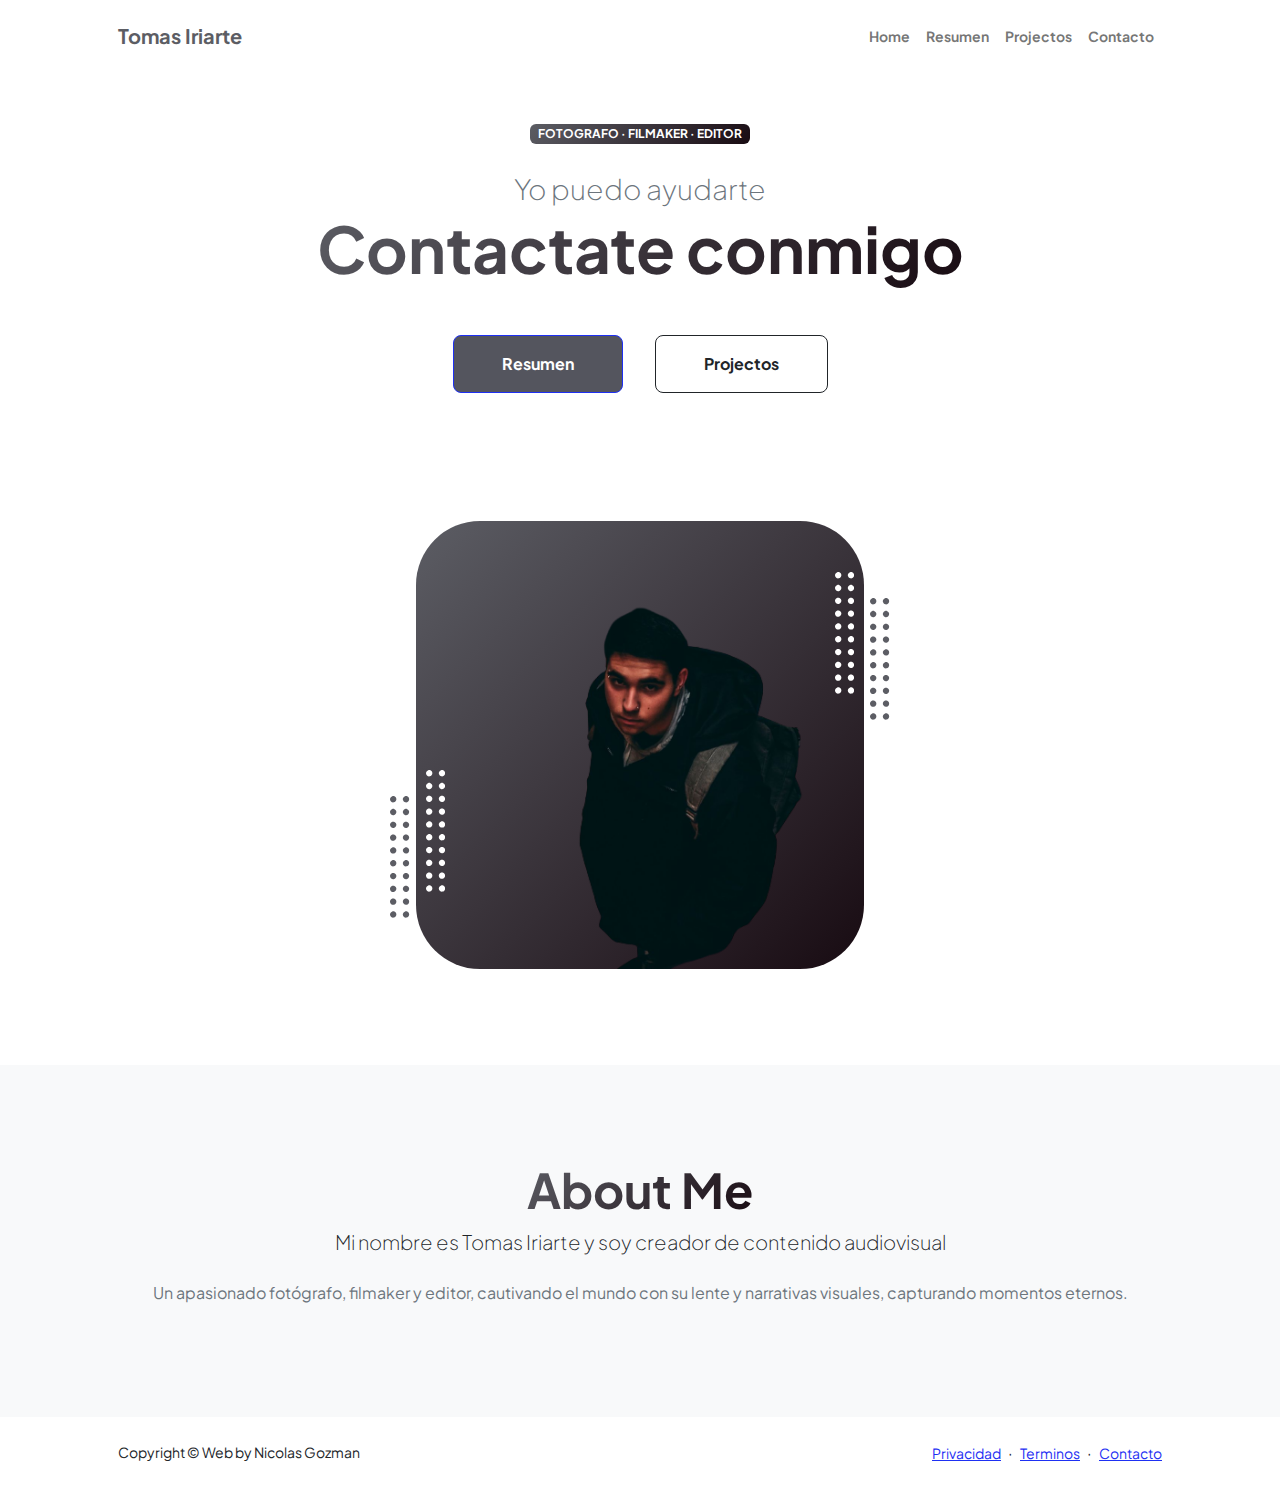
<file: startbootstrap-personal-gh-pages/index.html>
<!DOCTYPE html>
<html lang="en">
    <head>
        <meta charset="utf-8" />
        <meta name="viewport" content="width=device-width, initial-scale=1, shrink-to-fit=no" />
        <meta name="description" content="" />
        <meta name="author" content="" />
        <title>Web Personal / Iriarte</title>
        <!-- Favicon-->
        <link rel="icon" type="image/x-icon" href="assets/favicon.ico" />
        <!-- Custom Google font-->
        <link rel="preconnect" href="https://fonts.googleapis.com" />
        <link rel="preconnect" href="https://fonts.gstatic.com" crossorigin />
        <link href="https://fonts.googleapis.com/css2?family=Plus+Jakarta+Sans:wght@100;200;300;400;500;600;700;800;900&amp;display=swap" rel="stylesheet" />
        <!-- Bootstrap icons-->
        <link href="https://cdn.jsdelivr.net/npm/bootstrap-icons@1.8.1/font/bootstrap-icons.css" rel="stylesheet" />
        <!-- Core theme CSS (includes Bootstrap)-->
        <link href="css/styles.css" rel="stylesheet" />
    </head>
    <body class="d-flex flex-column h-100">
        <main class="flex-shrink-0">
            <!-- Navigation-->
            <nav class="navbar navbar-expand-lg navbar-light bg-white py-3">
                <div class="container px-5">
                    <a class="navbar-brand" href="index.html"><span class="fw-bolder text-primary">Tomas Iriarte</span></a>
                    <button class="navbar-toggler" type="button" data-bs-toggle="collapse" data-bs-target="#navbarSupportedContent" aria-controls="navbarSupportedContent" aria-expanded="false" aria-label="Toggle navigation"><span class="navbar-toggler-icon"></span></button>
                    <div class="collapse navbar-collapse" id="navbarSupportedContent">
                        <ul class="navbar-nav ms-auto mb-2 mb-lg-0 small fw-bolder">
                            <li class="nav-item"><a class="nav-link" href="index.html">Home</a></li>
                            <li class="nav-item"><a class="nav-link" href="resume.html">Resumen</a></li>
                            <li class="nav-item"><a class="nav-link" href="projects.html">Projectos</a></li>
                            <li class="nav-item"><a class="nav-link" href="contact.html">Contacto</a></li>
                        </ul>
                    </div>
                </div>
            </nav>
            <!-- Header-->
            <header class="py-5">
                <div class="container px-5 pb-5">
                    <div class="row gx-5 align-items-center">
                        <div class="col-xxl-5">
                            <!-- Header text content-->
                            <div class="text-center text-xxl-start">
                                <div class="badge bg-gradient-primary-to-secondary text-white mb-4"><div class="text-uppercase">Fotografo &middot; Filmaker &middot; Editor</div></div>
                                <div class="fs-3 fw-light text-muted">Yo puedo ayudarte</div>
                                <h1 class="display-3 fw-bolder mb-5"><span class="text-gradient d-inline">Contactate conmigo</span></h1>
                                <div class="d-grid gap-3 d-sm-flex justify-content-sm-center justify-content-xxl-start mb-3">
                                    <a class="btn btn-primary btn-lg px-5 py-3 me-sm-3 fs-6 fw-bolder" href="resume.html">Resumen</a>
                                    <a class="btn btn-outline-dark btn-lg px-5 py-3 fs-6 fw-bolder" href="projects.html">Projectos</a>
                                </div>
                            </div>
                        </div>
                        <div class="col-xxl-7">
                            <!-- Header profile picture-->
                            <div class="d-flex justify-content-center mt-5 mt-xxl-0">
                                <div class="profile bg-gradient-primary-to-secondary">
                                    <!-- TIP: For best results, use a photo with a transparent background like the demo example below-->
                                    <!-- Watch a tutorial on how to do this on YouTube (link)-->
                                    <img class="profile-img" src="assets/profile.png" alt="..." />
                                    <div class="dots-1">
                                        <!-- SVG Dots-->
                                        <svg version="1.1" xmlns="http://www.w3.org/2000/svg" xmlns:xlink="http://www.w3.org/1999/xlink" x="0px" y="0px" viewBox="0 0 191.6 1215.4" style="enable-background: new 0 0 191.6 1215.4" xml:space="preserve">
                                            <g transform="translate(0.000000,1280.000000) scale(0.100000,-0.100000)">
                                                <path d="M227.7,12788.6c-105-35-200-141-222-248c-43-206,163-412,369-369c155,32,275,190,260,339c-11,105-90,213-190,262        C383.7,12801.6,289.7,12808.6,227.7,12788.6z"></path>
                                                <path d="M1507.7,12788.6c-151-50-253-216-222-362c25-119,136-230,254-255c194-41,395,142,375,339c-11,105-90,213-190,262        C1663.7,12801.6,1569.7,12808.6,1507.7,12788.6z"></path>
                                                <path d="M227.7,11508.6c-105-35-200-141-222-248c-43-206,163-412,369-369c155,32,275,190,260,339c-11,105-90,213-190,262        C383.7,11521.6,289.7,11528.6,227.7,11508.6z"></path>
                                                <path d="M1507.7,11508.6c-151-50-253-216-222-362c25-119,136-230,254-255c194-41,395,142,375,339c-11,105-90,213-190,262        C1663.7,11521.6,1569.7,11528.6,1507.7,11508.6z"></path>
                                                <path d="M227.7,10228.6c-105-35-200-141-222-248c-43-206,163-412,369-369c155,32,275,190,260,339c-11,105-90,213-190,262        C383.7,10241.6,289.7,10248.6,227.7,10228.6z"></path>
                                                <path d="M1507.7,10228.6c-105-35-200-141-222-248c-43-206,163-412,369-369c155,32,275,190,260,339c-11,105-90,213-190,262        C1663.7,10241.6,1569.7,10248.6,1507.7,10228.6z"></path>
                                                <path d="M227.7,8948.6c-105-35-200-141-222-248c-43-206,163-412,369-369c155,32,275,190,260,339c-11,105-90,213-190,262        C383.7,8961.6,289.7,8968.6,227.7,8948.6z"></path>
                                                <path d="M1507.7,8948.6c-105-35-200-141-222-248c-43-206,163-412,369-369c155,32,275,190,260,339c-11,105-90,213-190,262        C1663.7,8961.6,1569.7,8968.6,1507.7,8948.6z"></path>
                                                <path d="M227.7,7668.6c-105-35-200-141-222-248c-43-206,163-412,369-369c155,32,275,190,260,339c-11,105-90,213-190,262        C383.7,7681.6,289.7,7688.6,227.7,7668.6z"></path>
                                                <path d="M1507.7,7668.6c-105-35-200-141-222-248c-43-206,163-412,369-369c155,32,275,190,260,339c-11,105-90,213-190,262        C1663.7,7681.6,1569.7,7688.6,1507.7,7668.6z"></path>
                                                <path d="M227.7,6388.6c-105-35-200-141-222-248c-43-206,163-412,369-369c155,32,275,190,260,339c-11,105-90,213-190,262        C383.7,6401.6,289.7,6408.6,227.7,6388.6z"></path>
                                                <path d="M1507.7,6388.6c-105-35-200-141-222-248c-43-206,163-412,369-369c155,32,275,190,260,339c-11,105-90,213-190,262        C1663.7,6401.6,1569.7,6408.6,1507.7,6388.6z"></path>
                                                <path d="M227.7,5108.6c-105-35-200-141-222-248c-43-206,163-412,369-369c155,32,275,190,260,339c-11,105-90,213-190,262        C383.7,5121.6,289.7,5128.6,227.7,5108.6z"></path>
                                                <path d="M1507.7,5108.6c-105-35-200-141-222-248c-43-206,163-412,369-369c155,32,275,190,260,339c-11,105-90,213-190,262        C1663.7,5121.6,1569.7,5128.6,1507.7,5108.6z"></path>
                                                <path d="M227.7,3828.6c-105-35-200-141-222-248c-43-206,163-412,369-369c155,32,275,190,260,339c-11,105-90,213-190,262        C383.7,3841.6,289.7,3848.6,227.7,3828.6z"></path>
                                                <path d="M1507.7,3828.6c-105-35-200-141-222-248c-43-206,163-412,369-369c155,32,275,190,260,339c-11,105-90,213-190,262        C1663.7,3841.6,1569.7,3848.6,1507.7,3828.6z"></path>
                                                <path d="M227.7,2548.6c-105-35-200-141-222-248c-43-206,163-412,369-369c155,32,275,190,260,339c-11,105-90,213-190,262        C383.7,2561.6,289.7,2568.6,227.7,2548.6z"></path>
                                                <path d="M1507.7,2548.6c-105-35-200-141-222-248c-43-206,163-412,369-369c155,32,275,190,260,339c-11,105-90,213-190,262        C1663.7,2561.6,1569.7,2568.6,1507.7,2548.6z"></path>
                                                <path d="M227.7,1268.6c-105-35-200-141-222-248c-43-206,163-412,369-369c155,32,275,190,260,339c-11,105-90,213-190,262        C383.7,1281.6,289.7,1288.6,227.7,1268.6z"></path>
                                                <path d="M1507.7,1268.6c-105-35-200-141-222-248c-43-206,163-412,369-369c155,32,275,190,260,339c-11,105-90,213-190,262        C1663.7,1281.6,1569.7,1288.6,1507.7,1268.6z"></path>
                                            </g>
                                        </svg>
                                        <!-- END of SVG dots-->
                                    </div>
                                    <div class="dots-2">
                                        <!-- SVG Dots-->
                                        <svg version="1.1" xmlns="http://www.w3.org/2000/svg" xmlns:xlink="http://www.w3.org/1999/xlink" x="0px" y="0px" viewBox="0 0 191.6 1215.4" style="enable-background: new 0 0 191.6 1215.4" xml:space="preserve">
                                            <g transform="translate(0.000000,1280.000000) scale(0.100000,-0.100000)">
                                                <path d="M227.7,12788.6c-105-35-200-141-222-248c-43-206,163-412,369-369c155,32,275,190,260,339c-11,105-90,213-190,262        C383.7,12801.6,289.7,12808.6,227.7,12788.6z"></path>
                                                <path d="M1507.7,12788.6c-151-50-253-216-222-362c25-119,136-230,254-255c194-41,395,142,375,339c-11,105-90,213-190,262        C1663.7,12801.6,1569.7,12808.6,1507.7,12788.6z"></path>
                                                <path d="M227.7,11508.6c-105-35-200-141-222-248c-43-206,163-412,369-369c155,32,275,190,260,339c-11,105-90,213-190,262        C383.7,11521.6,289.7,11528.6,227.7,11508.6z"></path>
                                                <path d="M1507.7,11508.6c-151-50-253-216-222-362c25-119,136-230,254-255c194-41,395,142,375,339c-11,105-90,213-190,262        C1663.7,11521.6,1569.7,11528.6,1507.7,11508.6z"></path>
                                                <path d="M227.7,10228.6c-105-35-200-141-222-248c-43-206,163-412,369-369c155,32,275,190,260,339c-11,105-90,213-190,262        C383.7,10241.6,289.7,10248.6,227.7,10228.6z"></path>
                                                <path d="M1507.7,10228.6c-105-35-200-141-222-248c-43-206,163-412,369-369c155,32,275,190,260,339c-11,105-90,213-190,262        C1663.7,10241.6,1569.7,10248.6,1507.7,10228.6z"></path>
                                                <path d="M227.7,8948.6c-105-35-200-141-222-248c-43-206,163-412,369-369c155,32,275,190,260,339c-11,105-90,213-190,262        C383.7,8961.6,289.7,8968.6,227.7,8948.6z"></path>
                                                <path d="M1507.7,8948.6c-105-35-200-141-222-248c-43-206,163-412,369-369c155,32,275,190,260,339c-11,105-90,213-190,262        C1663.7,8961.6,1569.7,8968.6,1507.7,8948.6z"></path>
                                                <path d="M227.7,7668.6c-105-35-200-141-222-248c-43-206,163-412,369-369c155,32,275,190,260,339c-11,105-90,213-190,262        C383.7,7681.6,289.7,7688.6,227.7,7668.6z"></path>
                                                <path d="M1507.7,7668.6c-105-35-200-141-222-248c-43-206,163-412,369-369c155,32,275,190,260,339c-11,105-90,213-190,262        C1663.7,7681.6,1569.7,7688.6,1507.7,7668.6z"></path>
                                                <path d="M227.7,6388.6c-105-35-200-141-222-248c-43-206,163-412,369-369c155,32,275,190,260,339c-11,105-90,213-190,262        C383.7,6401.6,289.7,6408.6,227.7,6388.6z"></path>
                                                <path d="M1507.7,6388.6c-105-35-200-141-222-248c-43-206,163-412,369-369c155,32,275,190,260,339c-11,105-90,213-190,262        C1663.7,6401.6,1569.7,6408.6,1507.7,6388.6z"></path>
                                                <path d="M227.7,5108.6c-105-35-200-141-222-248c-43-206,163-412,369-369c155,32,275,190,260,339c-11,105-90,213-190,262        C383.7,5121.6,289.7,5128.6,227.7,5108.6z"></path>
                                                <path d="M1507.7,5108.6c-105-35-200-141-222-248c-43-206,163-412,369-369c155,32,275,190,260,339c-11,105-90,213-190,262        C1663.7,5121.6,1569.7,5128.6,1507.7,5108.6z"></path>
                                                <path d="M227.7,3828.6c-105-35-200-141-222-248c-43-206,163-412,369-369c155,32,275,190,260,339c-11,105-90,213-190,262        C383.7,3841.6,289.7,3848.6,227.7,3828.6z"></path>
                                                <path d="M1507.7,3828.6c-105-35-200-141-222-248c-43-206,163-412,369-369c155,32,275,190,260,339c-11,105-90,213-190,262        C1663.7,3841.6,1569.7,3848.6,1507.7,3828.6z"></path>
                                                <path d="M227.7,2548.6c-105-35-200-141-222-248c-43-206,163-412,369-369c155,32,275,190,260,339c-11,105-90,213-190,262        C383.7,2561.6,289.7,2568.6,227.7,2548.6z"></path>
                                                <path d="M1507.7,2548.6c-105-35-200-141-222-248c-43-206,163-412,369-369c155,32,275,190,260,339c-11,105-90,213-190,262        C1663.7,2561.6,1569.7,2568.6,1507.7,2548.6z"></path>
                                                <path d="M227.7,1268.6c-105-35-200-141-222-248c-43-206,163-412,369-369c155,32,275,190,260,339c-11,105-90,213-190,262        C383.7,1281.6,289.7,1288.6,227.7,1268.6z"></path>
                                                <path d="M1507.7,1268.6c-105-35-200-141-222-248c-43-206,163-412,369-369c155,32,275,190,260,339c-11,105-90,213-190,262        C1663.7,1281.6,1569.7,1288.6,1507.7,1268.6z"></path>
                                            </g>
                                        </svg>
                                        <!-- END of SVG dots-->
                                    </div>
                                    <div class="dots-3">
                                        <!-- SVG Dots-->
                                        <svg version="1.1" xmlns="http://www.w3.org/2000/svg" xmlns:xlink="http://www.w3.org/1999/xlink" x="0px" y="0px" viewBox="0 0 191.6 1215.4" style="enable-background: new 0 0 191.6 1215.4" xml:space="preserve">
                                            <g transform="translate(0.000000,1280.000000) scale(0.100000,-0.100000)">
                                                <path d="M227.7,12788.6c-105-35-200-141-222-248c-43-206,163-412,369-369c155,32,275,190,260,339c-11,105-90,213-190,262        C383.7,12801.6,289.7,12808.6,227.7,12788.6z"></path>
                                                <path d="M1507.7,12788.6c-151-50-253-216-222-362c25-119,136-230,254-255c194-41,395,142,375,339c-11,105-90,213-190,262        C1663.7,12801.6,1569.7,12808.6,1507.7,12788.6z"></path>
                                                <path d="M227.7,11508.6c-105-35-200-141-222-248c-43-206,163-412,369-369c155,32,275,190,260,339c-11,105-90,213-190,262        C383.7,11521.6,289.7,11528.6,227.7,11508.6z"></path>
                                                <path d="M1507.7,11508.6c-151-50-253-216-222-362c25-119,136-230,254-255c194-41,395,142,375,339c-11,105-90,213-190,262        C1663.7,11521.6,1569.7,11528.6,1507.7,11508.6z"></path>
                                                <path d="M227.7,10228.6c-105-35-200-141-222-248c-43-206,163-412,369-369c155,32,275,190,260,339c-11,105-90,213-190,262        C383.7,10241.6,289.7,10248.6,227.7,10228.6z"></path>
                                                <path d="M1507.7,10228.6c-105-35-200-141-222-248c-43-206,163-412,369-369c155,32,275,190,260,339c-11,105-90,213-190,262        C1663.7,10241.6,1569.7,10248.6,1507.7,10228.6z"></path>
                                                <path d="M227.7,8948.6c-105-35-200-141-222-248c-43-206,163-412,369-369c155,32,275,190,260,339c-11,105-90,213-190,262        C383.7,8961.6,289.7,8968.6,227.7,8948.6z"></path>
                                                <path d="M1507.7,8948.6c-105-35-200-141-222-248c-43-206,163-412,369-369c155,32,275,190,260,339c-11,105-90,213-190,262        C1663.7,8961.6,1569.7,8968.6,1507.7,8948.6z"></path>
                                                <path d="M227.7,7668.6c-105-35-200-141-222-248c-43-206,163-412,369-369c155,32,275,190,260,339c-11,105-90,213-190,262        C383.7,7681.6,289.7,7688.6,227.7,7668.6z"></path>
                                                <path d="M1507.7,7668.6c-105-35-200-141-222-248c-43-206,163-412,369-369c155,32,275,190,260,339c-11,105-90,213-190,262        C1663.7,7681.6,1569.7,7688.6,1507.7,7668.6z"></path>
                                                <path d="M227.7,6388.6c-105-35-200-141-222-248c-43-206,163-412,369-369c155,32,275,190,260,339c-11,105-90,213-190,262        C383.7,6401.6,289.7,6408.6,227.7,6388.6z"></path>
                                                <path d="M1507.7,6388.6c-105-35-200-141-222-248c-43-206,163-412,369-369c155,32,275,190,260,339c-11,105-90,213-190,262        C1663.7,6401.6,1569.7,6408.6,1507.7,6388.6z"></path>
                                                <path d="M227.7,5108.6c-105-35-200-141-222-248c-43-206,163-412,369-369c155,32,275,190,260,339c-11,105-90,213-190,262        C383.7,5121.6,289.7,5128.6,227.7,5108.6z"></path>
                                                <path d="M1507.7,5108.6c-105-35-200-141-222-248c-43-206,163-412,369-369c155,32,275,190,260,339c-11,105-90,213-190,262        C1663.7,5121.6,1569.7,5128.6,1507.7,5108.6z"></path>
                                                <path d="M227.7,3828.6c-105-35-200-141-222-248c-43-206,163-412,369-369c155,32,275,190,260,339c-11,105-90,213-190,262        C383.7,3841.6,289.7,3848.6,227.7,3828.6z"></path>
                                                <path d="M1507.7,3828.6c-105-35-200-141-222-248c-43-206,163-412,369-369c155,32,275,190,260,339c-11,105-90,213-190,262        C1663.7,3841.6,1569.7,3848.6,1507.7,3828.6z"></path>
                                                <path d="M227.7,2548.6c-105-35-200-141-222-248c-43-206,163-412,369-369c155,32,275,190,260,339c-11,105-90,213-190,262        C383.7,2561.6,289.7,2568.6,227.7,2548.6z"></path>
                                                <path d="M1507.7,2548.6c-105-35-200-141-222-248c-43-206,163-412,369-369c155,32,275,190,260,339c-11,105-90,213-190,262        C1663.7,2561.6,1569.7,2568.6,1507.7,2548.6z"></path>
                                                <path d="M227.7,1268.6c-105-35-200-141-222-248c-43-206,163-412,369-369c155,32,275,190,260,339c-11,105-90,213-190,262        C383.7,1281.6,289.7,1288.6,227.7,1268.6z"></path>
                                                <path d="M1507.7,1268.6c-105-35-200-141-222-248c-43-206,163-412,369-369c155,32,275,190,260,339c-11,105-90,213-190,262        C1663.7,1281.6,1569.7,1288.6,1507.7,1268.6z"></path>
                                            </g>
                                        </svg>
                                        <!-- END of SVG dots-->
                                    </div>
                                    <div class="dots-4">
                                        <!-- SVG Dots-->
                                        <svg version="1.1" xmlns="http://www.w3.org/2000/svg" xmlns:xlink="http://www.w3.org/1999/xlink" x="0px" y="0px" viewBox="0 0 191.6 1215.4" style="enable-background: new 0 0 191.6 1215.4" xml:space="preserve">
                                            <g transform="translate(0.000000,1280.000000) scale(0.100000,-0.100000)">
                                                <path d="M227.7,12788.6c-105-35-200-141-222-248c-43-206,163-412,369-369c155,32,275,190,260,339c-11,105-90,213-190,262        C383.7,12801.6,289.7,12808.6,227.7,12788.6z"></path>
                                                <path d="M1507.7,12788.6c-151-50-253-216-222-362c25-119,136-230,254-255c194-41,395,142,375,339c-11,105-90,213-190,262        C1663.7,12801.6,1569.7,12808.6,1507.7,12788.6z"></path>
                                                <path d="M227.7,11508.6c-105-35-200-141-222-248c-43-206,163-412,369-369c155,32,275,190,260,339c-11,105-90,213-190,262        C383.7,11521.6,289.7,11528.6,227.7,11508.6z"></path>
                                                <path d="M1507.7,11508.6c-151-50-253-216-222-362c25-119,136-230,254-255c194-41,395,142,375,339c-11,105-90,213-190,262        C1663.7,11521.6,1569.7,11528.6,1507.7,11508.6z"></path>
                                                <path d="M227.7,10228.6c-105-35-200-141-222-248c-43-206,163-412,369-369c155,32,275,190,260,339c-11,105-90,213-190,262        C383.7,10241.6,289.7,10248.6,227.7,10228.6z"></path>
                                                <path d="M1507.7,10228.6c-105-35-200-141-222-248c-43-206,163-412,369-369c155,32,275,190,260,339c-11,105-90,213-190,262        C1663.7,10241.6,1569.7,10248.6,1507.7,10228.6z"></path>
                                                <path d="M227.7,8948.6c-105-35-200-141-222-248c-43-206,163-412,369-369c155,32,275,190,260,339c-11,105-90,213-190,262        C383.7,8961.6,289.7,8968.6,227.7,8948.6z"></path>
                                                <path d="M1507.7,8948.6c-105-35-200-141-222-248c-43-206,163-412,369-369c155,32,275,190,260,339c-11,105-90,213-190,262        C1663.7,8961.6,1569.7,8968.6,1507.7,8948.6z"></path>
                                                <path d="M227.7,7668.6c-105-35-200-141-222-248c-43-206,163-412,369-369c155,32,275,190,260,339c-11,105-90,213-190,262        C383.7,7681.6,289.7,7688.6,227.7,7668.6z"></path>
                                                <path d="M1507.7,7668.6c-105-35-200-141-222-248c-43-206,163-412,369-369c155,32,275,190,260,339c-11,105-90,213-190,262        C1663.7,7681.6,1569.7,7688.6,1507.7,7668.6z"></path>
                                                <path d="M227.7,6388.6c-105-35-200-141-222-248c-43-206,163-412,369-369c155,32,275,190,260,339c-11,105-90,213-190,262        C383.7,6401.6,289.7,6408.6,227.7,6388.6z"></path>
                                                <path d="M1507.7,6388.6c-105-35-200-141-222-248c-43-206,163-412,369-369c155,32,275,190,260,339c-11,105-90,213-190,262        C1663.7,6401.6,1569.7,6408.6,1507.7,6388.6z"></path>
                                                <path d="M227.7,5108.6c-105-35-200-141-222-248c-43-206,163-412,369-369c155,32,275,190,260,339c-11,105-90,213-190,262        C383.7,5121.6,289.7,5128.6,227.7,5108.6z"></path>
                                                <path d="M1507.7,5108.6c-105-35-200-141-222-248c-43-206,163-412,369-369c155,32,275,190,260,339c-11,105-90,213-190,262        C1663.7,5121.6,1569.7,5128.6,1507.7,5108.6z"></path>
                                                <path d="M227.7,3828.6c-105-35-200-141-222-248c-43-206,163-412,369-369c155,32,275,190,260,339c-11,105-90,213-190,262        C383.7,3841.6,289.7,3848.6,227.7,3828.6z"></path>
                                                <path d="M1507.7,3828.6c-105-35-200-141-222-248c-43-206,163-412,369-369c155,32,275,190,260,339c-11,105-90,213-190,262        C1663.7,3841.6,1569.7,3848.6,1507.7,3828.6z"></path>
                                                <path d="M227.7,2548.6c-105-35-200-141-222-248c-43-206,163-412,369-369c155,32,275,190,260,339c-11,105-90,213-190,262        C383.7,2561.6,289.7,2568.6,227.7,2548.6z"></path>
                                                <path d="M1507.7,2548.6c-105-35-200-141-222-248c-43-206,163-412,369-369c155,32,275,190,260,339c-11,105-90,213-190,262        C1663.7,2561.6,1569.7,2568.6,1507.7,2548.6z"></path>
                                                <path d="M227.7,1268.6c-105-35-200-141-222-248c-43-206,163-412,369-369c155,32,275,190,260,339c-11,105-90,213-190,262        C383.7,1281.6,289.7,1288.6,227.7,1268.6z"></path>
                                                <path d="M1507.7,1268.6c-105-35-200-141-222-248c-43-206,163-412,369-369c155,32,275,190,260,339c-11,105-90,213-190,262        C1663.7,1281.6,1569.7,1288.6,1507.7,1268.6z"></path>
                                            </g>
                                        </svg>
                                        <!-- END of SVG dots-->
                                    </div>
                                </div>
                            </div>
                        </div>
                    </div>
                </div>
            </header>
            <!-- About Section-->
            <section class="bg-light py-5">
                <div class="container px-5">
                    <div class="row gx-5 justify-content-center">
                        <div class="col-xxl-8">
                            <div class="text-center my-5">
                                <h2 class="display-5 fw-bolder"><span class="text-gradient d-inline">About Me</span></h2>
                                <p class="lead fw-light mb-4">Mi nombre es Tomas Iriarte y soy creador de contenido audiovisual</p>
                                <p class="text-muted">Un apasionado fotógrafo, filmaker y editor, cautivando el mundo con su lente y narrativas visuales, capturando momentos eternos.</p>
                                <div class="d-flex justify-content-center fs-2 gap-4">
                                   
                                </div>
                            </div>
                        </div>
                    </div>
                </div>
            </section>
        </main>
        <!-- Footer-->
        <footer class="bg-white py-4 mt-auto">
            <div class="container px-5">
                <div class="row align-items-center justify-content-between flex-column flex-sm-row">
                    <div class="col-auto"><div class="small m-0">Copyright &copy; Web by Nicolas Gozman</div></div>
                    <div class="col-auto">
                        <a class="small" href="#!">Privacidad</a>
                        <span class="mx-1">&middot;</span>
                        <a class="small" href="#!">Terminos</a>
                        <span class="mx-1">&middot;</span>
                        <a class="small" href="#!">Contacto</a>
                    </div>
                </div>
            </div>
        </footer>
        <!-- Bootstrap core JS-->
        <script src="https://cdn.jsdelivr.net/npm/bootstrap@5.2.3/dist/js/bootstrap.bundle.min.js"></script>
        <!-- Core theme JS-->
        <script src="js/scripts.js"></script>
    </body>
</html>
</file>
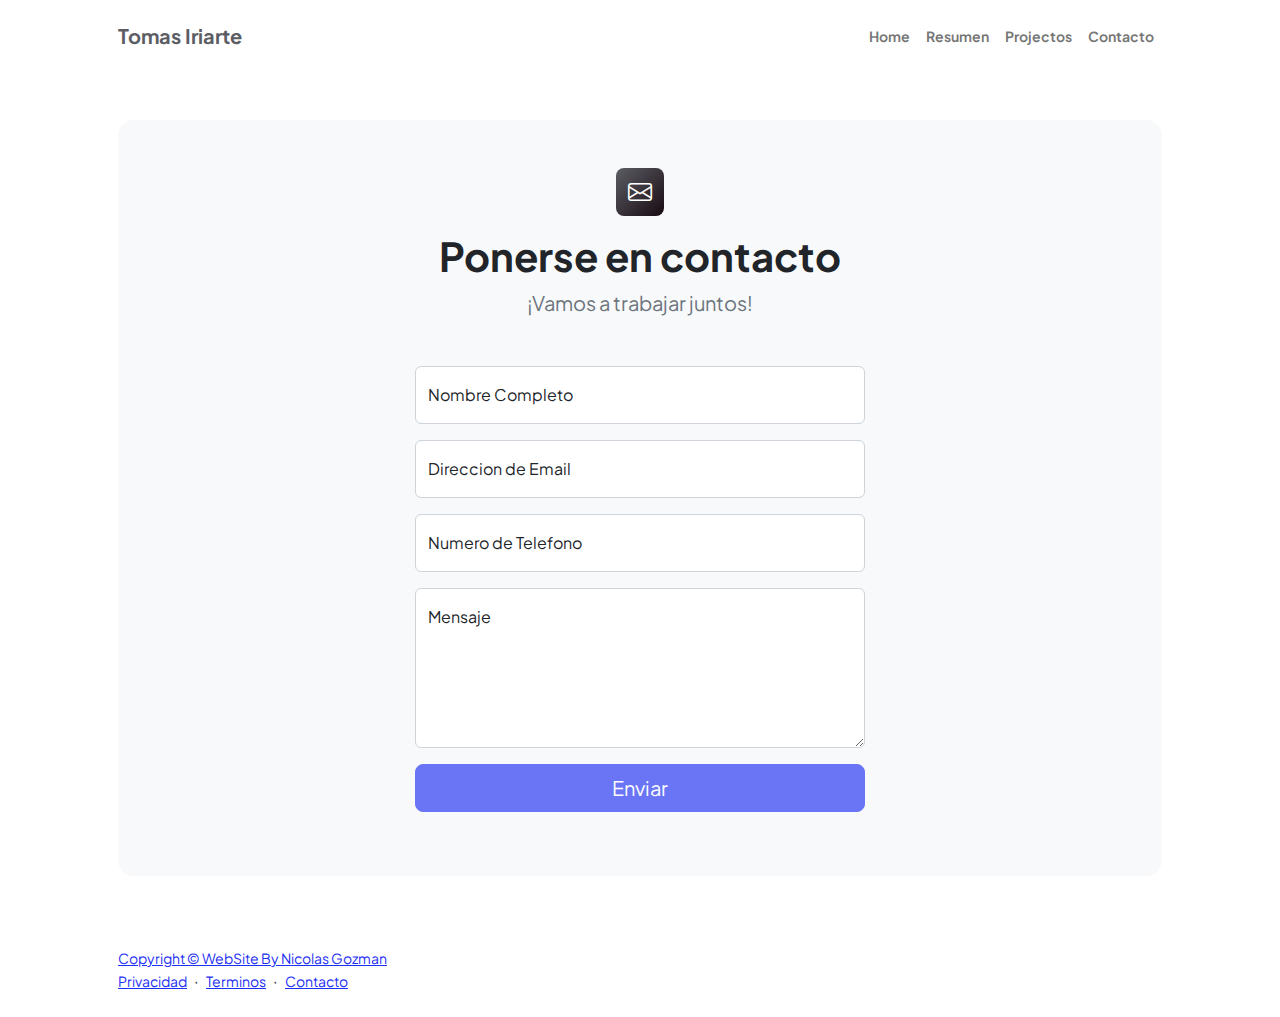
<file: startbootstrap-personal-gh-pages/contact.html>
<html lang="en">
    <head>
        <meta charset="utf-8" />
        <meta name="viewport" content="width=device-width, initial-scale=1, shrink-to-fit=no" />
        <meta name="description" content />
        <meta name="author" content />
        <title>Modern Business - Start Bootstrap Template</title>
        <!-- Favicon-->
        <link rel="icon" type="image/x-icon" href="assets/favicon.ico" />
        <!-- Custom Google font-->
        <link rel="preconnect" href="https://fonts.googleapis.com" />
        <link rel="preconnect" href="https://fonts.gstatic.com" crossorigin />
        <link href="https://fonts.googleapis.com/css2?family=Plus+Jakarta+Sans:wght@100;200;300;400;500;600;700;800;900&amp;display=swap" rel="stylesheet" />
        <!-- Bootstrap icons-->
        <link href="https://cdn.jsdelivr.net/npm/bootstrap-icons@1.8.1/font/bootstrap-icons.css" rel="stylesheet" />
        <!-- Core theme CSS (includes Bootstrap)-->
        <link href="css/styles.css" rel="stylesheet" />
    </head>
    <body class="d-flex flex-column">
        <main class="flex-shrink-0">
            <!-- Navigation-->
            <nav class="navbar navbar-expand-lg navbar-light bg-white py-3">
                <div class="container px-5">
                    <a class="navbar-brand" href="index.html"><span class="fw-bolder text-primary">Tomas Iriarte</span></a>
                    <button class="navbar-toggler" type="button" data-bs-toggle="collapse" data-bs-target="#navbarSupportedContent" aria-controls="navbarSupportedContent" aria-expanded="false" aria-label="Toggle navigation"><span class="navbar-toggler-icon"></span></button>
                    <div class="collapse navbar-collapse" id="navbarSupportedContent">
                        <ul class="navbar-nav ms-auto mb-2 mb-lg-0 small fw-bolder">
                            <li class="nav-item"><a class="nav-link" href="index.html">Home</a></li>
                            <li class="nav-item"><a class="nav-link" href="resume.html">Resumen</a></li>
                            <li class="nav-item"><a class="nav-link" href="projects.html">Projectos</a></li>
                            <li class="nav-item"><a class="nav-link" href="contact.html">Contacto</a></li>
                        </ul>
                    </div>
                </div>
            </nav>
            <!-- Page content-->
            <section class="py-5">
                <div class="container px-5">
                    <!-- Contact form-->
                    <div class="bg-light rounded-4 py-5 px-4 px-md-5">
                        <div class="text-center mb-5">
                            <div class="feature bg-primary bg-gradient-primary-to-secondary text-white rounded-3 mb-3"><i class="bi bi-envelope"></i></div>
                            <h1 class="fw-bolder">Ponerse en contacto</h1>
                            <p class="lead fw-normal text-muted mb-0">¡Vamos a trabajar juntos!</p>
                        </div>
                        <div class="row gx-5 justify-content-center">
                            <div class="col-lg-8 col-xl-6">
                                <!-- * * * * * * * * * * * * * * *-->
                                <!-- * * SB Forms Contact Form * *-->
                                <!-- * * * * * * * * * * * * * * *-->
                                <!-- This form is pre-integrated with SB Forms.-->
                                <!-- To make this form functional, sign up at-->
                                <!-- https://startbootstrap.com/solution/contact-forms-->
                                <!-- to get an API token!-->
                                <form id="contactForm" data-sb-form-api-token="f6f6c4d5-61e4-4c46-88c4-1fd2f8c3ed00" action="send.php">
                                    <!-- Name input-->
                                    <div class="form-floating mb-3">
                                        <input class="form-control" id="name" type="text" placeholder="Enter your name..." data-sb-validations="required" />
                                        <label for="name">Nombre Completo</label>
                                        <div class="invalid-feedback" data-sb-feedback="name:required">A name is required.</div>
                                    </div>
                                    <!-- Email address input-->
                                    <div class="form-floating mb-3">
                                        <input class="form-control" id="email" type="email" placeholder="name@example.com" data-sb-validations="required,email" />
                                        <label for="email"> Direccion de Email</label>
                                        <div class="invalid-feedback" data-sb-feedback="email:required">An email is required.</div>
                                        <div class="invalid-feedback" data-sb-feedback="email:email">Email is not valid.</div>
                                    </div>
                                    <!-- Phone number input-->
                                    <div class="form-floating mb-3">
                                        <input class="form-control" id="phone" type="tel" placeholder="(123) 456-7890" data-sb-validations="required" />
                                        <label for="phone">Numero de Telefono</label>
                                        <div class="invalid-feedback" data-sb-feedback="phone:required">A phone number is required.</div>
                                    </div>
                                    <!-- Message input-->
                                    <div class="form-floating mb-3">
                                        <textarea class="form-control" id="message" type="text" placeholder="Enter your message here..." style="height: 10rem" data-sb-validations="required"></textarea>
                                        <label for="message">Mensaje</label>
                                        <div class="invalid-feedback" data-sb-feedback="message:required">A message is required.</div>
                                    </div>
                                    <!-- Submit success message-->
                                    <!---->
                                    <!-- This is what your users will see when the form-->
                                    <!-- has successfully submitted-->
                                        <div class="d-none" id="submitSuccessMessage">
                                            <div class="text-center mb-3">
                                                <div class="fw-bolder">Form submission successful!</div>
                                                
                                                <a href="https://startbootstrap.com/solution/contact-forms">
                                            </div>
                                    </div>
                                    <!-- Submit error message-->
                                    <!---->
                                    <!-- This is what your users will see when there is-->
                                    <!-- an error submitting the form-->
                                    <div class="d-none" id="submitErrorMessage"><div class="text-center text-danger mb-3">Error sending message!</div></div>
                                    <!-- Submit Button-->
                                    <div class="d-grid"><button class="btn btn-primary btn-lg disabled" id="submitButton" type="submit">Enviar</button></div>
                                </form>
                            </div>
                        </div>
                    </div>
                </div>
            </section>
        </main>
        <!-- Footer-->
        <footer class="bg-white py-4 mt-auto">
            <div class="container px-5">
                <div class="row align-items-center justify-content-between flex-column flex-sm-row">
                    <div class="col-auto"><div class="small m-0">Copyright &copy; WebSite By Nicolas Gozman</div></div>
                    <div class="col-auto">
                        <a class="small" href="#!">Privacidad</a>
                        <span class="mx-1">&middot;</span>
                        <a class="small" href="#!">Terminos</a>
                        <span class="mx-1">&middot;</span>
                        <a class="small" href="#!">Contacto</a>
                    </div>
                </div>
            </div>
        </footer>
        
        <script src="https://cdn.jsdelivr.net/npm/bootstrap@5.2.3/dist/js/bootstrap.bundle.min.js"></script>
       
        <script src="js/scripts.js"></script>

        <script src="https://cdn.startbootstrap.com/sb-forms-latest.js"></script>
    </body>
</html>
</file>
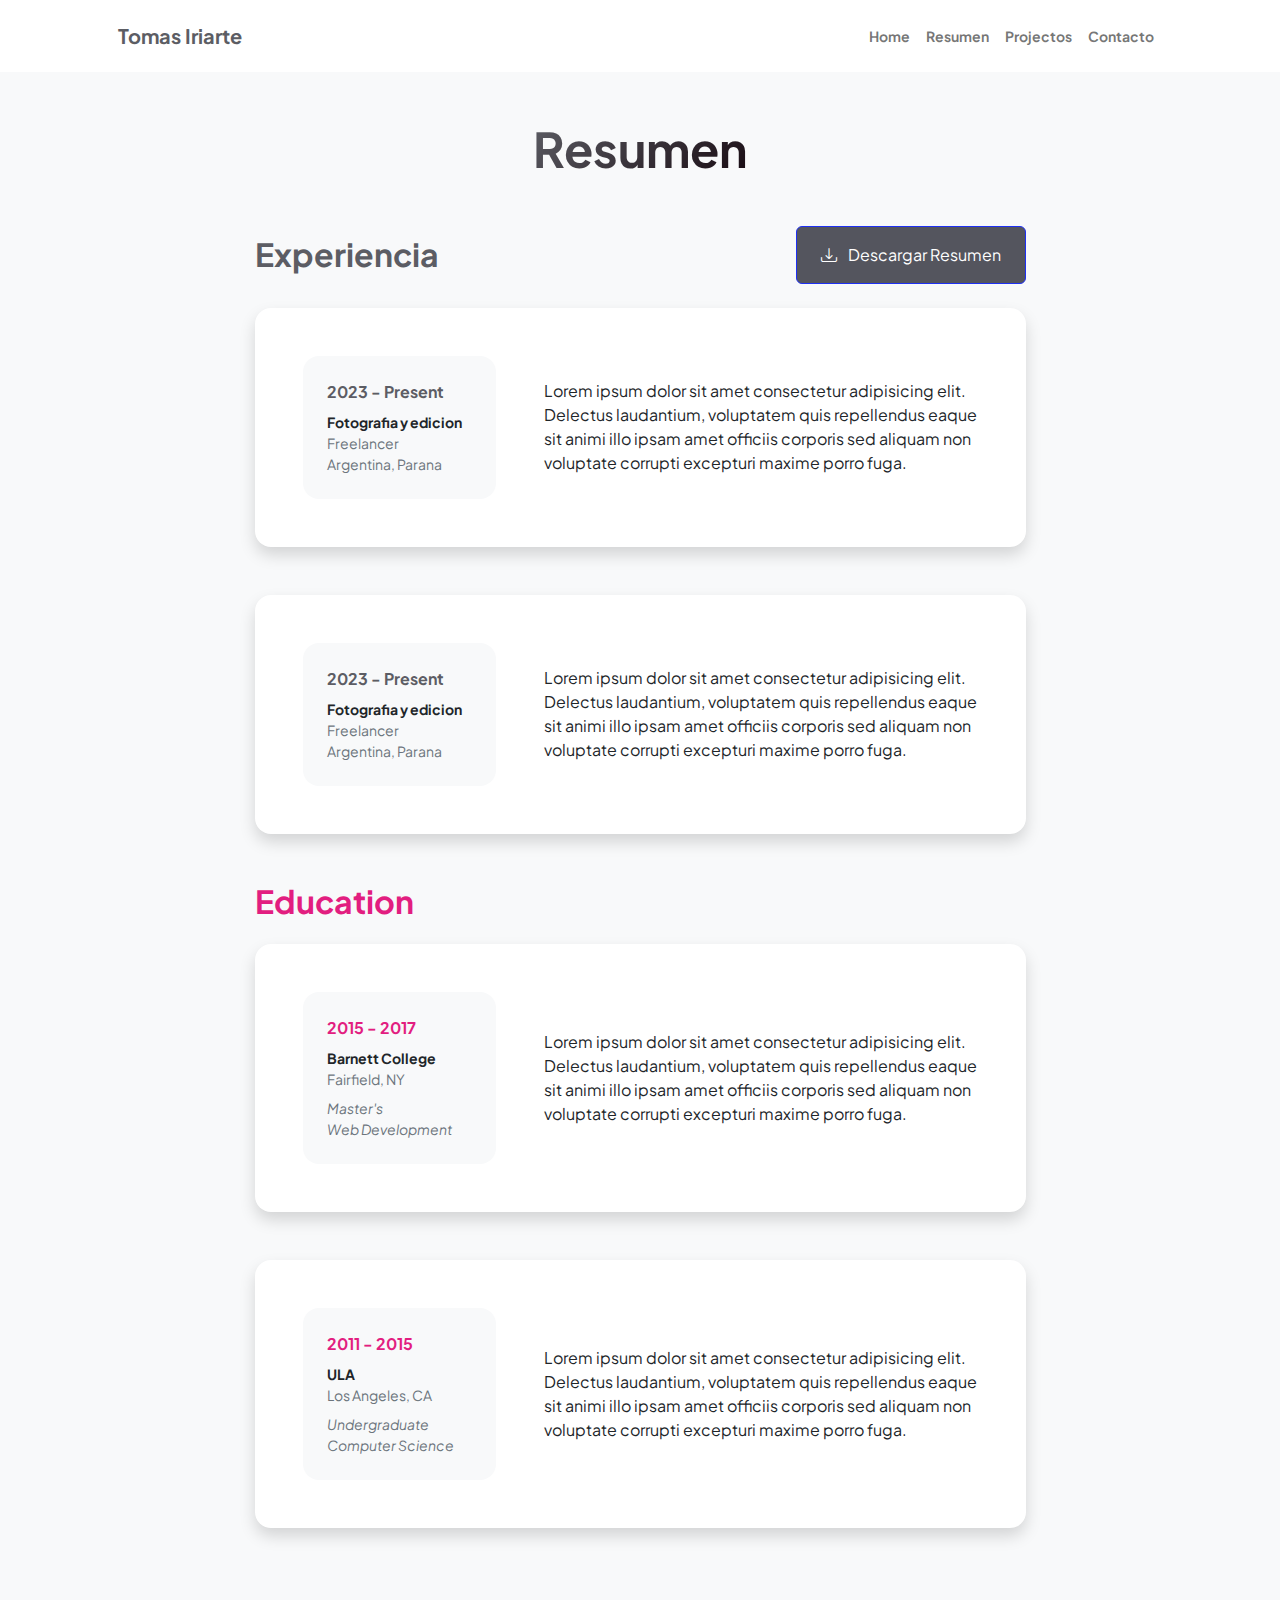
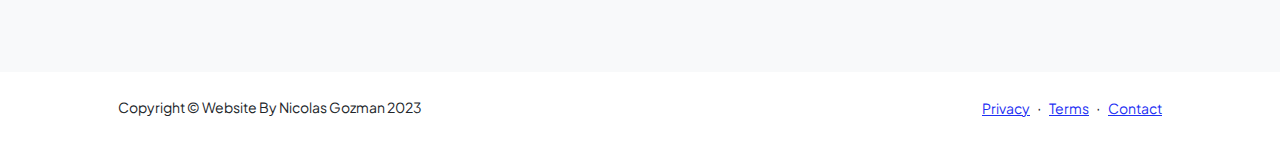
<file: startbootstrap-personal-gh-pages/resume.html>
<!DOCTYPE html>
<html lang="en">
    <head>
        <meta charset="utf-8" />
        <meta name="viewport" content="width=device-width, initial-scale=1, shrink-to-fit=no" />
        <meta name="description" content="" />
        <meta name="author" content="" />
        <title>Resumen</title>
        <!-- Favicon-->
        <link rel="icon" type="image/x-icon" href="assets/favicon.ico" />
        <!-- Custom Google font-->
        <link rel="preconnect" href="https://fonts.googleapis.com" />
        <link rel="preconnect" href="https://fonts.gstatic.com" crossorigin />
        <link href="https://fonts.googleapis.com/css2?family=Plus+Jakarta+Sans:wght@100;200;300;400;500;600;700;800;900&amp;display=swap" rel="stylesheet" />
        <!-- Bootstrap icons-->
        <link href="https://cdn.jsdelivr.net/npm/bootstrap-icons@1.8.1/font/bootstrap-icons.css" rel="stylesheet" />
        <!-- Core theme CSS (includes Bootstrap)-->
        <link href="css/styles.css" rel="stylesheet" />
    </head>
    <body class="d-flex flex-column h-100 bg-light">
        <main class="flex-shrink-0">
            <!-- Navigation-->
            <nav class="navbar navbar-expand-lg navbar-light bg-white py-3">
                <div class="container px-5">
                    <a class="navbar-brand" href="index.html"><span class="fw-bolder text-primary">Tomas Iriarte</span></a>
                    <button class="navbar-toggler" type="button" data-bs-toggle="collapse" data-bs-target="#navbarSupportedContent" aria-controls="navbarSupportedContent" aria-expanded="false" aria-label="Toggle navigation"><span class="navbar-toggler-icon"></span></button>
                    <div class="collapse navbar-collapse" id="navbarSupportedContent">
                        <ul class="navbar-nav ms-auto mb-2 mb-lg-0 small fw-bolder">
                            <li class="nav-item"><a class="nav-link" href="index.html">Home</a></li>
                            <li class="nav-item"><a class="nav-link" href="resume.html">Resumen</a></li>
                            <li class="nav-item"><a class="nav-link" href="projects.html">Projectos</a></li>
                            <li class="nav-item"><a class="nav-link" href="contact.html">Contacto</a></li>
                        </ul>
                    </div>
                </div>
            </nav>
            <!-- Page Content-->
            <div class="container px-5 my-5">
                <div class="text-center mb-5">
                    <h1 class="display-5 fw-bolder mb-0"><span class="text-gradient d-inline">Resumen</span></h1>
                </div>
                <div class="row gx-5 justify-content-center">
                    <div class="col-lg-11 col-xl-9 col-xxl-8">
                        <!-- Experience Section-->
                        <section>
                            <div class="d-flex align-items-center justify-content-between mb-4">
                                <h2 class="text-primary fw-bolder mb-0">Experiencia</h2>
                                <!-- Download resume button-->
                                <!-- Note: Set the link href target to a PDF file within your project-->
                                <a class="btn btn-primary px-4 py-3" href="#!">
                                    <div class="d-inline-block bi bi-download me-2"></div>
                                    Descargar Resumen
                                </a>
                            </div>
                            <!-- Experience Card 1-->
                            <div class="card shadow border-0 rounded-4 mb-5">
                                <div class="card-body p-5">
                                    <div class="row align-items-center gx-5">
                                        <div class="col text-center text-lg-start mb-4 mb-lg-0">
                                            <div class="bg-light p-4 rounded-4">
                                                <div class="text-primary fw-bolder mb-2">2023 - Present</div>
                                                <div class="small fw-bolder">Fotografia y edicion</div>
                                                <div class="small text-muted">Freelancer</div>
                                                <div class="small text-muted">Argentina, Parana</div>
                                            </div>
                                        </div>
                                        <div class="col-lg-8"><div>Lorem ipsum dolor sit amet consectetur adipisicing elit. Delectus laudantium, voluptatem quis repellendus eaque sit animi illo ipsam amet officiis corporis sed aliquam non voluptate corrupti excepturi maxime porro fuga.</div></div>
                                    </div>
                                </div>
                            </div>
                            <!-- Experience Card 2-->
                            <div class="card shadow border-0 rounded-4 mb-5">
                                <div class="card-body p-5">
                                    <div class="row align-items-center gx-5">
                                        <div class="col text-center text-lg-start mb-4 mb-lg-0">
                                            <div class="bg-light p-4 rounded-4">
                                                <div class="text-primary fw-bolder mb-2">2023 - Present</div>
                                                <div class="small fw-bolder">Fotografia y edicion</div>
                                                <div class="small text-muted">Freelancer</div>
                                                <div class="small text-muted">Argentina, Parana</div>
                                            </div>
                                        </div>
                                        <div class="col-lg-8"><div>Lorem ipsum dolor sit amet consectetur adipisicing elit. Delectus laudantium, voluptatem quis repellendus eaque sit animi illo ipsam amet officiis corporis sed aliquam non voluptate corrupti excepturi maxime porro fuga.</div></div>
                                    </div>
                                </div>
                            </div>
                        </section>
                        <!-- Education Section-->
                        <section>
                            <h2 class="text-secondary fw-bolder mb-4">Education</h2>
                            <!-- Education Card 1-->
                            <div class="card shadow border-0 rounded-4 mb-5">
                                <div class="card-body p-5">
                                    <div class="row align-items-center gx-5">
                                        <div class="col text-center text-lg-start mb-4 mb-lg-0">
                                            <div class="bg-light p-4 rounded-4">
                                                <div class="text-secondary fw-bolder mb-2">2015 - 2017</div>
                                                <div class="mb-2">
                                                    <div class="small fw-bolder">Barnett College</div>
                                                    <div class="small text-muted">Fairfield, NY</div>
                                                </div>
                                                <div class="fst-italic">
                                                    <div class="small text-muted">Master's</div>
                                                    <div class="small text-muted">Web Development</div>
                                                </div>
                                            </div>
                                        </div>
                                        <div class="col-lg-8"><div>Lorem ipsum dolor sit amet consectetur adipisicing elit. Delectus laudantium, voluptatem quis repellendus eaque sit animi illo ipsam amet officiis corporis sed aliquam non voluptate corrupti excepturi maxime porro fuga.</div></div>
                                    </div>
                                </div>
                            </div>
                            <!-- Education Card 2-->
                            <div class="card shadow border-0 rounded-4 mb-5">
                                <div class="card-body p-5">
                                    <div class="row align-items-center gx-5">
                                        <div class="col text-center text-lg-start mb-4 mb-lg-0">
                                            <div class="bg-light p-4 rounded-4">
                                                <div class="text-secondary fw-bolder mb-2">2011 - 2015</div>
                                                <div class="mb-2">
                                                    <div class="small fw-bolder">ULA</div>
                                                    <div class="small text-muted">Los Angeles, CA</div>
                                                </div>
                                                <div class="fst-italic">
                                                    <div class="small text-muted">Undergraduate</div>
                                                    <div class="small text-muted">Computer Science</div>
                                                </div>
                                            </div>
                                        </div>
                                        <div class="col-lg-8"><div>Lorem ipsum dolor sit amet consectetur adipisicing elit. Delectus laudantium, voluptatem quis repellendus eaque sit animi illo ipsam amet officiis corporis sed aliquam non voluptate corrupti excepturi maxime porro fuga.</div></div>
                                    </div>
                                </div>
                            </div>
                        </section>
                        <!-- Divider-->
                        <div class="pb-5"></div>
                        <!-- Skills Section-->
                        
                    </div>
                </div>
            </div>
        </main>
        <!-- Footer-->
        <footer class="bg-white py-4 mt-auto">
            <div class="container px-5">
                <div class="row align-items-center justify-content-between flex-column flex-sm-row">
                    <div class="col-auto"><div class="small m-0">Copyright &copy;  Website By Nicolas Gozman 2023</div></div>
                    <div class="col-auto">
                        <a class="small" href="#!">Privacy</a>
                        <span class="mx-1">&middot;</span>
                        <a class="small" href="#!">Terms</a>
                        <span class="mx-1">&middot;</span>
                        <a class="small" href="#!">Contact</a>
                    </div>
                </div>
            </div>
        </footer>
        <!-- Bootstrap core JS-->
        <script src="https://cdn.jsdelivr.net/npm/bootstrap@5.2.3/dist/js/bootstrap.bundle.min.js"></script>
        <!-- Core theme JS-->
        <script src="js/scripts.js"></script>
    </body>
</html>
</file>
